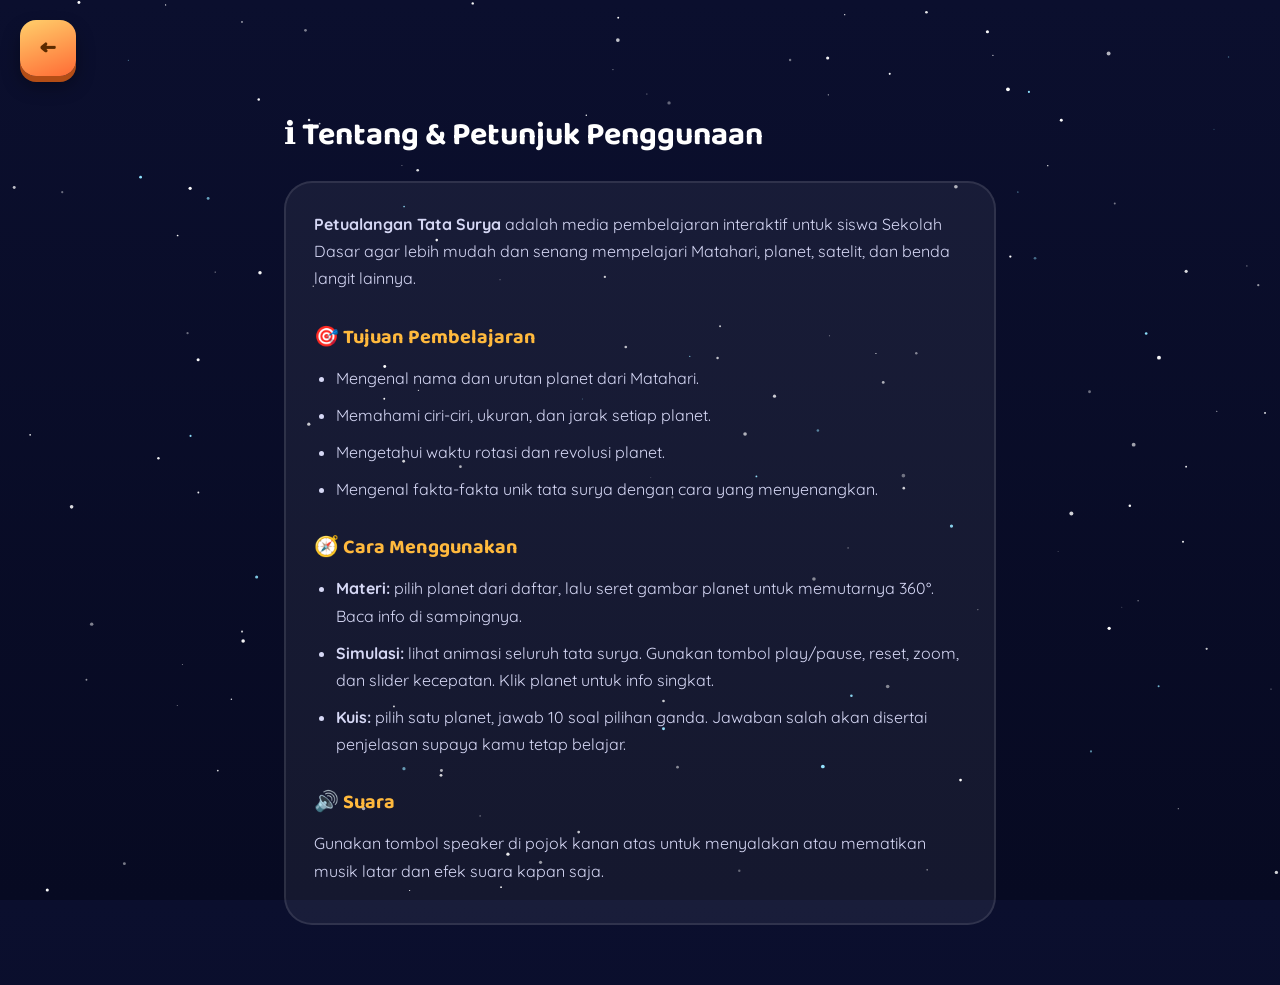
<file: pages/information.html>
<!DOCTYPE html>
<html lang="id">
<head>
<meta charset="UTF-8">
<meta name="viewport" content="width=device-width, initial-scale=1.0">
<title>Informasi — Petualangan Tata Surya</title>
<link rel="stylesheet" href="../css/style.css">
<style>
  body{ background:linear-gradient(180deg,#0b0f2e,#070a22); min-height:100vh; }
  .info-page{ position:relative; z-index:5; max-width:760px; margin:0 auto; padding:110px 24px 60px; }
  .info-page h1{ font-family:var(--font-display); color:#fff; font-size:2rem; margin-bottom:20px; }
  .info-page h2{ font-family:var(--font-display); color:var(--sun-gold); font-size:1.25rem; margin:28px 0 12px; }
  .info-page p, .info-page li{ color:#d6d8f5; line-height:1.7; margin-bottom:10px; }
  .info-page ul{ padding-left:22px; }
  .card{ background:rgba(255,255,255,.06); border:2px solid rgba(255,255,255,.1); border-radius:var(--radius-lg); padding:28px; margin-top:20px; }
</style>
</head>
<body>
<canvas id="sky-canvas"></canvas>
<div class="topbar">
  <a class="icon-btn" href="../index.html" title="Kembali" data-sfx="click">←</a>
</div>

<main class="info-page fade-up">
  <h1>ℹ️ Tentang &amp; Petunjuk Penggunaan</h1>
  <div class="card">
    <p><strong>Petualangan Tata Surya</strong> adalah media pembelajaran interaktif untuk siswa Sekolah Dasar agar lebih mudah dan senang mempelajari Matahari, planet, satelit, dan benda langit lainnya.</p>

    <h2>🎯 Tujuan Pembelajaran</h2>
    <ul>
      <li>Mengenal nama dan urutan planet dari Matahari.</li>
      <li>Memahami ciri-ciri, ukuran, dan jarak setiap planet.</li>
      <li>Mengetahui waktu rotasi dan revolusi planet.</li>
      <li>Mengenal fakta-fakta unik tata surya dengan cara yang menyenangkan.</li>
    </ul>

    <h2>🧭 Cara Menggunakan</h2>
    <ul>
      <li><strong>Materi:</strong> pilih planet dari daftar, lalu seret gambar planet untuk memutarnya 360°. Baca info di sampingnya.</li>
      <li><strong>Simulasi:</strong> lihat animasi seluruh tata surya. Gunakan tombol play/pause, reset, zoom, dan slider kecepatan. Klik planet untuk info singkat.</li>
      <li><strong>Kuis:</strong> pilih satu planet, jawab 10 soal pilihan ganda. Jawaban salah akan disertai penjelasan supaya kamu tetap belajar.</li>
    </ul>

    <h2>🔊 Suara</h2>
    <p>Gunakan tombol speaker di pojok kanan atas untuk menyalakan atau mematikan musik latar dan efek suara kapan saja.</p>
  </div>
</main>

<script src="../js/animation.js"></script>
<script src="../js/audio.js"></script>
<script>SpaceAudio.bindUISounds(document);</script>
</body>
</html>
</file>
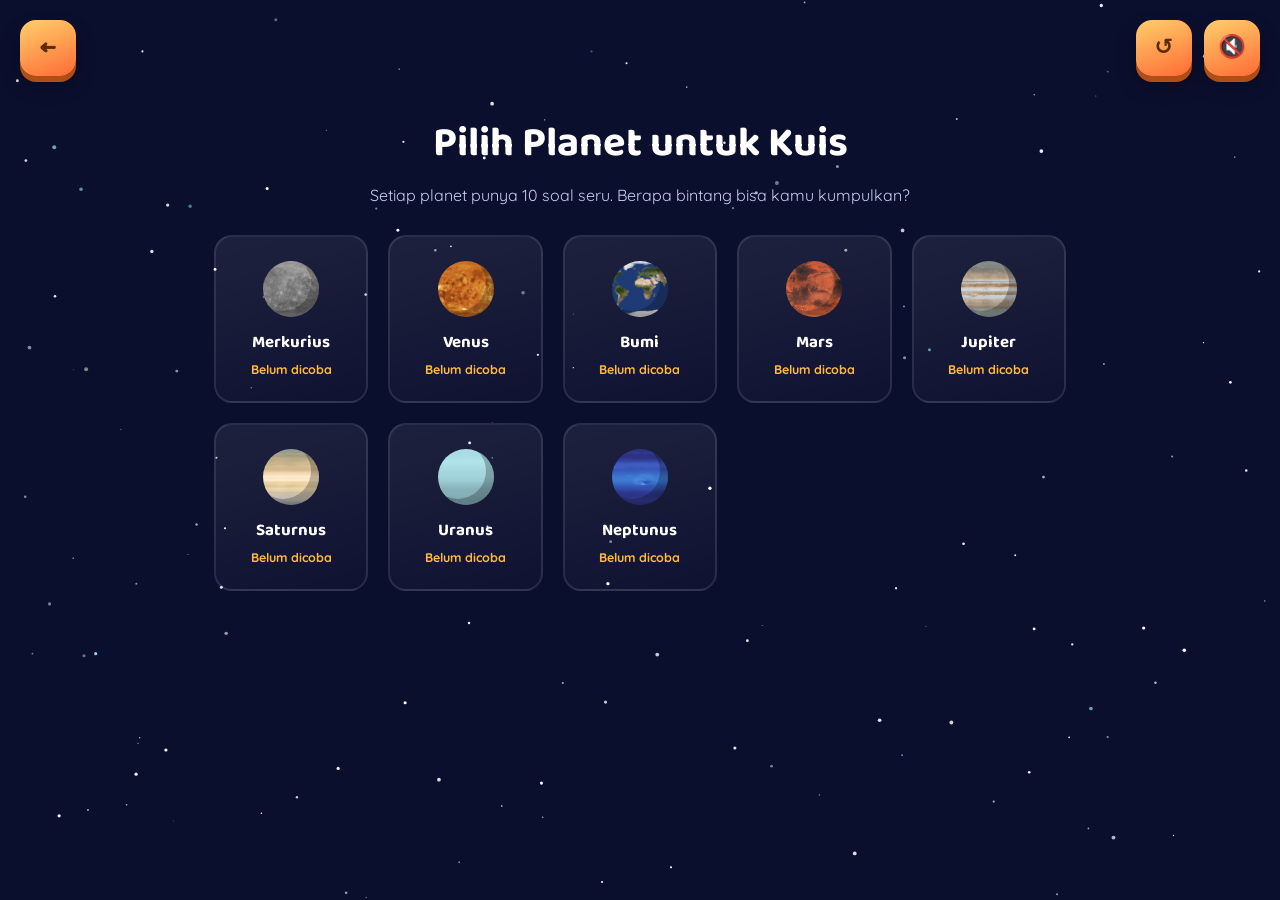
<file: pages/quiz.html>
<!DOCTYPE html>
<html lang="id">
<head>
<meta charset="UTF-8">
<meta name="viewport" content="width=device-width, initial-scale=1.0">
<title>Kuis — Petualangan Tata Surya</title>
<link rel="stylesheet" href="../css/style.css">
<link rel="stylesheet" href="../css/quiz.css">
</head>
<body>
<canvas id="sky-canvas"></canvas>

<div class="topbar">
  <a class="icon-btn"
  href="../pages/menu.html"
  title="Kembali"
  data-sfx="click">←</a>
    <div class="topbar-group">
    
      <button class="icon-btn"
    id="btnReset"
    title="Reset"
    data-sfx="click">↺</button>

    <button class="icon-btn"
    id="btnSound"
    title="Suara"
    data-sfx="click">🔊</button>

  </div>
</div>

<!-- ===== Pemilihan Planet ===== -->
<section class="quiz-select" id="selectView">
  <header class="page-header">
    <h1 class="fade-up">Pilih Planet untuk Kuis</h1>
    <p class="fade-up">Setiap planet punya 10 soal seru. Berapa bintang bisa kamu kumpulkan?</p>
  </header>
  <div class="planet-grid" id="planetGrid"></div>
</section>

<!-- ===== Layar Kuis ===== -->
<section class="quiz-play" id="playView" hidden>
  <div class="quiz-topbar">
    <button class="btn-pill ghost" id="btnQuitQuiz" data-sfx="click">← Ganti Planet</button>
    <div class="progress-wrap">
      <div class="progress-bar"><div class="progress-fill" id="progressFill"></div></div>
      <span class="progress-text" id="progressText">Soal 1/10</span>
    </div>
    <div class="score-pill">⭐ <span id="scoreText">0</span></div>
  </div>

  <div class="quiz-card fade-up" id="quizCard">
    <span class="quiz-planet-badge" id="quizPlanetBadge"></span>
    <h2 class="question-text" id="questionText"></h2>
    <div class="options" id="optionsWrap"></div>
  </div>

  <div class="feedback-panel" id="feedbackPanel" hidden>
    <div class="feedback-head" id="feedbackHead"></div>
    <p class="feedback-explain" id="feedbackExplain"></p>
    <button class="btn-pill" id="btnNext" data-sfx="click">Lanjut →</button>
  </div>
</section>

<!-- ===== Hasil Akhir ===== -->
<div class="modal-backdrop" id="resultModal">
    <div class="modal-card result-card">
        <div class="result-emoji" id="resultEmoji">🌟</div>
        <h2 id="resultTitle">Hebat!</h2>
        <p id="resultDesc"> Kamu menjawab benar 8 dari 10 soal.
        </p>
        <div class="result-stars" id="resultStars"></div>
        <div class="result-actions">
            <button class="btn-pill" id="btnRetry"data-sfx="click">Ulangi Kuis</button>
            <button class="btn-pill ghost" id="btnChooseAnother" data-sfx="click">Pilih Planet Lain</button>
        </div>
    </div>
</div>
 
<!-- ===== Reset Progress ===== -->
<div class="modal-backdrop" id="resetModal">
    <div class="modal-card">
        <h2>Reset Progres Kuis</h2>
        <p>
            Seluruh skor terbaik yang telah
            kamu kumpulkan akan dihapus.
        </p>
        <div class="reset-actions">
            <button class="btn-pill ghost" id="btnCancelReset" data-sfx="click">Batal</button>
            <button class="btn-pill" id="btnConfirmReset" data-sfx="click">Reset</button>
        </div>
    </div>
</div>

<div class="toast" id="toast"></div>

<script src="../js/animation.js"></script>
<script src="../js/audio.js"></script>
<script src="../js/question.js"></script>
<script src="../js/quiz.js"></script>
</body>
</html>
</file>
<file: css/style.css>
@import url('https://fonts.googleapis.com/css2?family=Baloo+2:wght@500;700;800&family=Quicksand:wght@500;600;700&display=swap');

:root{
  --navy-deep:#0b0f2e;
  --navy-mid:#161b45;
  --navy-light:#242a63;
  --purple-glow:#6c5ce7;
  --comet-pink:#ff6fa5;
  --sun-gold:#ffb93d;
  --sun-orange:#ff6b35;
  --mint:#3ee6c4;
  --sky:#5ec8ff;
  --paper:#fff6e6;
  --ink:#1c1c3a;
  --success:#3ecf6e;
  --danger:#ff5f6d;
  --radius-lg:28px;
  --radius-md:18px;
  --radius-sm:12px;
  --font-display:'Baloo 2', system-ui, sans-serif;
  --font-body:'Quicksand', system-ui, sans-serif;
  --shadow-pop:0 10px 0 rgba(0,0,0,.18);
}

*{box-sizing:border-box; margin:0; padding:0;}
html,body{height:100%;}
body{
  font-family:var(--font-body);
  color:var(--paper);
  background:var(--navy-deep);
  overflow-x:hidden;
  -webkit-tap-highlight-color:transparent;
}

img{max-width:100%; display:block;}
button{font-family:inherit; cursor:pointer; border:none; background:none;}
a{color:inherit; text-decoration:none;}
::selection{background:var(--comet-pink); color:#fff;}

/* ---------- shared starfield canvas ---------- */
#sky-canvas{
  position:fixed; inset:0; width:100%; height:100%; z-index:0; pointer-events:none;
}

/* ---------- corner icon buttons ---------- */
.icon-btn{
  width:56px; height:56px;
  border-radius:16px;
  background:linear-gradient(160deg,#ffcf6b,var(--sun-orange));
  display:flex; align-items:center; justify-content:center;
  font-family:var(--font-display); font-weight:800; font-size:1.4rem; color:#5c2b00;
  box-shadow:0 6px 0 #b34d16, 0 10px 18px rgba(0,0,0,.35);
  transition:transform .15s ease, box-shadow .15s ease;
  position:relative; z-index:20;
}
.icon-btn:hover{transform:translateY(-3px) scale(1.05); box-shadow:0 9px 0 #b34d16, 0 14px 20px rgba(0,0,0,.4);}
.icon-btn:active{transform:translateY(3px); box-shadow:0 3px 0 #b34d16;}

.topbar{
  position:fixed; top:20px; left:20px; right:20px;
  display:flex; justify-content:space-between; align-items:flex-start;
  z-index:30; pointer-events:none;
}
.topbar > *{pointer-events:auto;}
.topbar-group{display:flex; gap:12px;}

/* ---------- generic pill button ---------- */
.btn-pill{
  font-family:var(--font-display); font-weight:700; font-size:1rem;
  padding:14px 30px; border-radius:50px; color:#5c2b00;
  background:linear-gradient(160deg,#ffe08a,var(--sun-gold));
  box-shadow:0 6px 0 #c9832a, 0 10px 20px rgba(0,0,0,.3);
  transition:transform .15s ease, box-shadow .15s ease;
}
.btn-pill:hover{transform:translateY(-3px);}
.btn-pill:active{transform:translateY(3px); box-shadow:0 2px 0 #c9832a;}
.btn-pill.ghost{
  background:rgba(255,255,255,.08); color:var(--paper);
  box-shadow:0 6px 0 rgba(0,0,0,.25), inset 0 0 0 2px rgba(255,255,255,.25);
}

/* ---------- modal ---------- */
.modal-backdrop{
  position:fixed; inset:0; background:rgba(6,8,26,.72);
  backdrop-filter:blur(4px);
  display:flex; align-items:center; justify-content:center;
  z-index:100; opacity:0; pointer-events:none; transition:opacity .25s ease;
  padding:20px;
}
.modal-backdrop.show{opacity:1; pointer-events:auto;}
.modal-card{
  background:linear-gradient(165deg,var(--navy-light),var(--navy-mid));
  border-radius:var(--radius-lg);
  padding:32px;
  max-width:520px; width:100%;
  box-shadow:0 20px 60px rgba(0,0,0,.5), inset 0 0 0 2px rgba(255,255,255,.08);
  transform:scale(.85) translateY(20px); transition:transform .3s cubic-bezier(.34,1.56,.64,1);
  max-height:85vh; overflow-y:auto;
}
.modal-backdrop.show .modal-card{transform:scale(1) translateY(0);}
.modal-card h2{font-family:var(--font-display); color:var(--sun-gold); font-size:1.6rem; margin-bottom:14px;}
.modal-card p, .modal-card li{font-size:1.02rem; line-height:1.6; color:#e8e6ff; margin-bottom:10px;}
.modal-card ul{padding-left:22px; margin-bottom:12px;}
.modal-close-x{
  position:absolute; top:18px; right:18px;
  width:38px; height:38px; border-radius:50%;
  background:rgba(255,255,255,.12); color:#fff; font-size:1.1rem; font-weight:700;
  display:flex; align-items:center; justify-content:center;
}
.modal-card{position:relative;}
.moon-decor {
  position: absolute;
  bottom: 0;
  left: 0;
  width: 100%;
  z-index: 0;
  pointer-events: none;
}

/* ---------- floating & fade animations ---------- */
@keyframes floaty{
  0%,100%{transform:translateY(0);}
  50%{transform:translateY(-14px);}
}
@keyframes floaty-sm{
  0%,100%{transform:translateY(0);}
  50%{transform:translateY(-6px);}
}
@keyframes zoomPulse{
  0%,100%{transform:scale(1);}
  50%{transform:scale(1.05);}
}
@keyframes fadeUp{
  from{opacity:0; transform:translateY(24px);}
  to{opacity:1; transform:translateY(0);}
}
@keyframes fadeIn{ from{opacity:0;} to{opacity:1;} }
@keyframes spinSlow{ from{transform:rotate(0);} to{transform:rotate(360deg);} }
@keyframes twinkle{
  0%,100%{opacity:.3;}
  50%{opacity:1;}
}
@keyframes shootMeteor{
  0%{ transform:translate(0,0) rotate(-35deg); opacity:0; }
  10%{ opacity:1; }
  85%{ opacity:1; }
  100%{ transform:translate(-620px,620px) rotate(-35deg); opacity:0; }
}

.fade-up{animation:fadeUp .7s cubic-bezier(.22,1,.36,1) both;}
.fade-in{animation:fadeIn .5s ease both;}

/* ---------- toast ---------- */
.toast{
  position:fixed; bottom:26px; left:50%; transform:translateX(-50%) translateY(20px);
  background:var(--navy-light); color:var(--paper);
  padding:14px 24px; border-radius:50px; font-family:var(--font-display); font-weight:600;
  box-shadow:0 10px 30px rgba(0,0,0,.4); z-index:200;
  opacity:0; pointer-events:none; transition:all .3s ease;
}
.toast.show{opacity:1; transform:translateX(-50%) translateY(0);}

/* ---------- scrollbar ---------- */
::-webkit-scrollbar{width:10px;}
::-webkit-scrollbar-track{background:transparent;}
::-webkit-scrollbar-thumb{background:var(--purple-glow); border-radius:10px;}

/* responsive base */
@media (max-width:640px){
  .icon-btn{width:48px; height:48px; font-size:1.1rem;}
  .topbar{top:14px; left:14px; right:14px;}
}
</file>
<file: css/quiz.css>
body{
  /* Ganti file di assets/background/space-bg.jpg dengan gambarmu sendiri. */
  /* background:
    url('../assets/background/space-bg.png') center/cover no-repeat fixed,
    #070a22; */
  min-height:100vh; padding-bottom:60px;
}
.page-header{ position:relative; z-index:5; text-align:center; padding:110px 20px 10px; }
.page-header h1{ font-family:var(--font-display); font-size:clamp(1.8rem,5vw,2.6rem); color:#fff; margin-bottom:8px; }
.page-header p{ color:#c8caf0; }

/* ---------- planet select grid ---------- */
.planet-grid{
  position:relative; z-index:5;
  display:grid; grid-template-columns:repeat(auto-fit,minmax(150px,1fr));
  gap:20px; max-width:900px; margin:20px auto; padding:0 24px;
}
.planet-tile{
  background:linear-gradient(165deg, rgba(255,255,255,.08), rgba(255,255,255,.02));
  border:2px solid rgba(255,255,255,.1); border-radius:var(--radius-md);
  padding:24px 14px; text-align:center; cursor:pointer;
  transition:transform .2s ease, border-color .2s ease;
  animation:fadeUp .5s ease both;
}
.planet-tile:hover{ transform:translateY(-6px); border-color:var(--sun-gold); }
.planet-tile .dot{
  width:56px; height:56px; border-radius:50%; margin:0 auto 12px;
  box-shadow:inset -8px -6px 0 rgba(0,0,0,.25);
  animation:floaty 4s ease-in-out infinite;
}
.planet-tile h3{ font-family:var(--font-display); color:#fff; font-size:1.05rem; margin-bottom:6px; }
.planet-tile .best-score{ font-size:.78rem; color:var(--sun-gold); font-weight:700; }

/* ---------- quiz play ---------- */
.quiz-play{ position:relative; z-index:5; max-width:720px; margin:0 auto; padding:110px 20px 40px; }
.quiz-topbar{ display:flex; align-items:center; justify-content:space-between; gap:14px; margin-bottom:28px; flex-wrap:wrap; }
.progress-wrap{ flex:1; min-width:160px; text-align:center; }
.progress-bar{ height:10px; background:rgba(255,255,255,.1); border-radius:10px; overflow:hidden; }
.progress-fill{ height:100%; width:10%; background:linear-gradient(90deg,var(--sun-gold),var(--comet-pink)); transition:width .4s ease; }
.progress-text{ font-size:.8rem; color:#c8caf0; font-family:var(--font-display); font-weight:600; }
.score-pill{
  font-family:var(--font-display); font-weight:700; background:rgba(255,255,255,.08);
  padding:8px 16px; border-radius:50px; color:#fff;
}

.quiz-card{
  background:linear-gradient(165deg, rgba(255,255,255,.08), rgba(255,255,255,.02));
  border:2px solid rgba(255,255,255,.12); border-radius:var(--radius-lg);
  padding:32px; margin-bottom:20px;
}
.quiz-planet-badge{
  display:inline-block; font-family:var(--font-display); font-weight:700; font-size:.75rem;
  padding:5px 16px; border-radius:50px; color:#5c2b00;
  background:linear-gradient(160deg,#ffe08a,var(--sun-gold)); margin-bottom:16px;
}
.question-text{ font-family:var(--font-display); font-size:1.3rem; color:#fff; margin-bottom:24px; line-height:1.4; }

.options{ display:flex; flex-direction:column; gap:12px; }
.option-btn{
  text-align:left; padding:16px 20px; border-radius:16px;
  background:rgba(255,255,255,.06); border:2px solid rgba(255,255,255,.12);
  color:#e8e6ff; font-size:1rem; font-weight:600; font-family:var(--font-body);
  transition:all .18s ease; display:flex; align-items:center; gap:12px;
}
.option-btn:hover:not(:disabled){ background:rgba(255,255,255,.12); border-color:var(--sun-gold); transform:translateX(4px); }
.option-btn:disabled{ cursor:default; }
.option-btn .opt-letter{
  width:28px; height:28px; border-radius:50%; background:rgba(255,255,255,.12);
  display:flex; align-items:center; justify-content:center; font-size:.8rem; flex-shrink:0;
}
.option-btn.correct{ background:rgba(62,207,110,.22); border-color:var(--success); }
.option-btn.correct .opt-letter{ background:var(--success); color:#053b1a; }
.option-btn.wrong{ background:rgba(255,95,109,.22); border-color:var(--danger); }
.option-btn.wrong .opt-letter{ background:var(--danger); color:#3a0006; }

.feedback-panel{
  background:linear-gradient(165deg, rgba(255,255,255,.09), rgba(255,255,255,.03));
  border:2px solid rgba(255,255,255,.14); border-radius:var(--radius-lg);
  padding:26px 28px; animation:fadeUp .4s ease both;
}
.feedback-head{ font-family:var(--font-display); font-size:1.15rem; margin-bottom:10px; }
.feedback-head.is-correct{ color:var(--success); }
.feedback-head.is-wrong{ color:var(--danger); }
.feedback-explain{ color:#e8e6ff; line-height:1.6; margin-bottom:20px; }

/* ---------- reset---------- */
.reset-actions{display:flex; justify-content:center; gap:20px; margin-top:30px;}
.reset-actions .btn-pill{min-width:140px;}

/* ---------- result ---------- */
.quiz-result{ position:relative; z-index:5; min-height:80vh; display:flex; align-items:center; justify-content:center; padding:110px 20px 40px; }
.result-card{
  background:linear-gradient(165deg, rgba(255,255,255,.09), rgba(255,255,255,.02));
  border:2px solid rgba(255,255,255,.14); border-radius:var(--radius-lg);
  padding:44px 36px; text-align:center; max-width:440px; width:100%;
}
.result-emoji{ font-size:4rem; margin-bottom:10px; animation:floaty 3s ease-in-out infinite; }
.result-card h2{ font-family:var(--font-display); font-size:1.8rem; color:#fff; margin-bottom:10px; }
.result-card p{ color:#c8caf0; margin-bottom:20px; }
.result-stars{ font-size:2rem; margin-bottom:26px; letter-spacing:6px; }
.result-actions{ display:flex; gap:12px; justify-content:center; flex-wrap:wrap; }

@keyframes popIn{
  0%{ transform:scale(.6); opacity:0; }
  60%{ transform:scale(1.08); opacity:1; }
  100%{ transform:scale(1); }
}
.pop-anim{ animation:popIn .4s cubic-bezier(.34,1.56,.64,1) both; }
</file>
